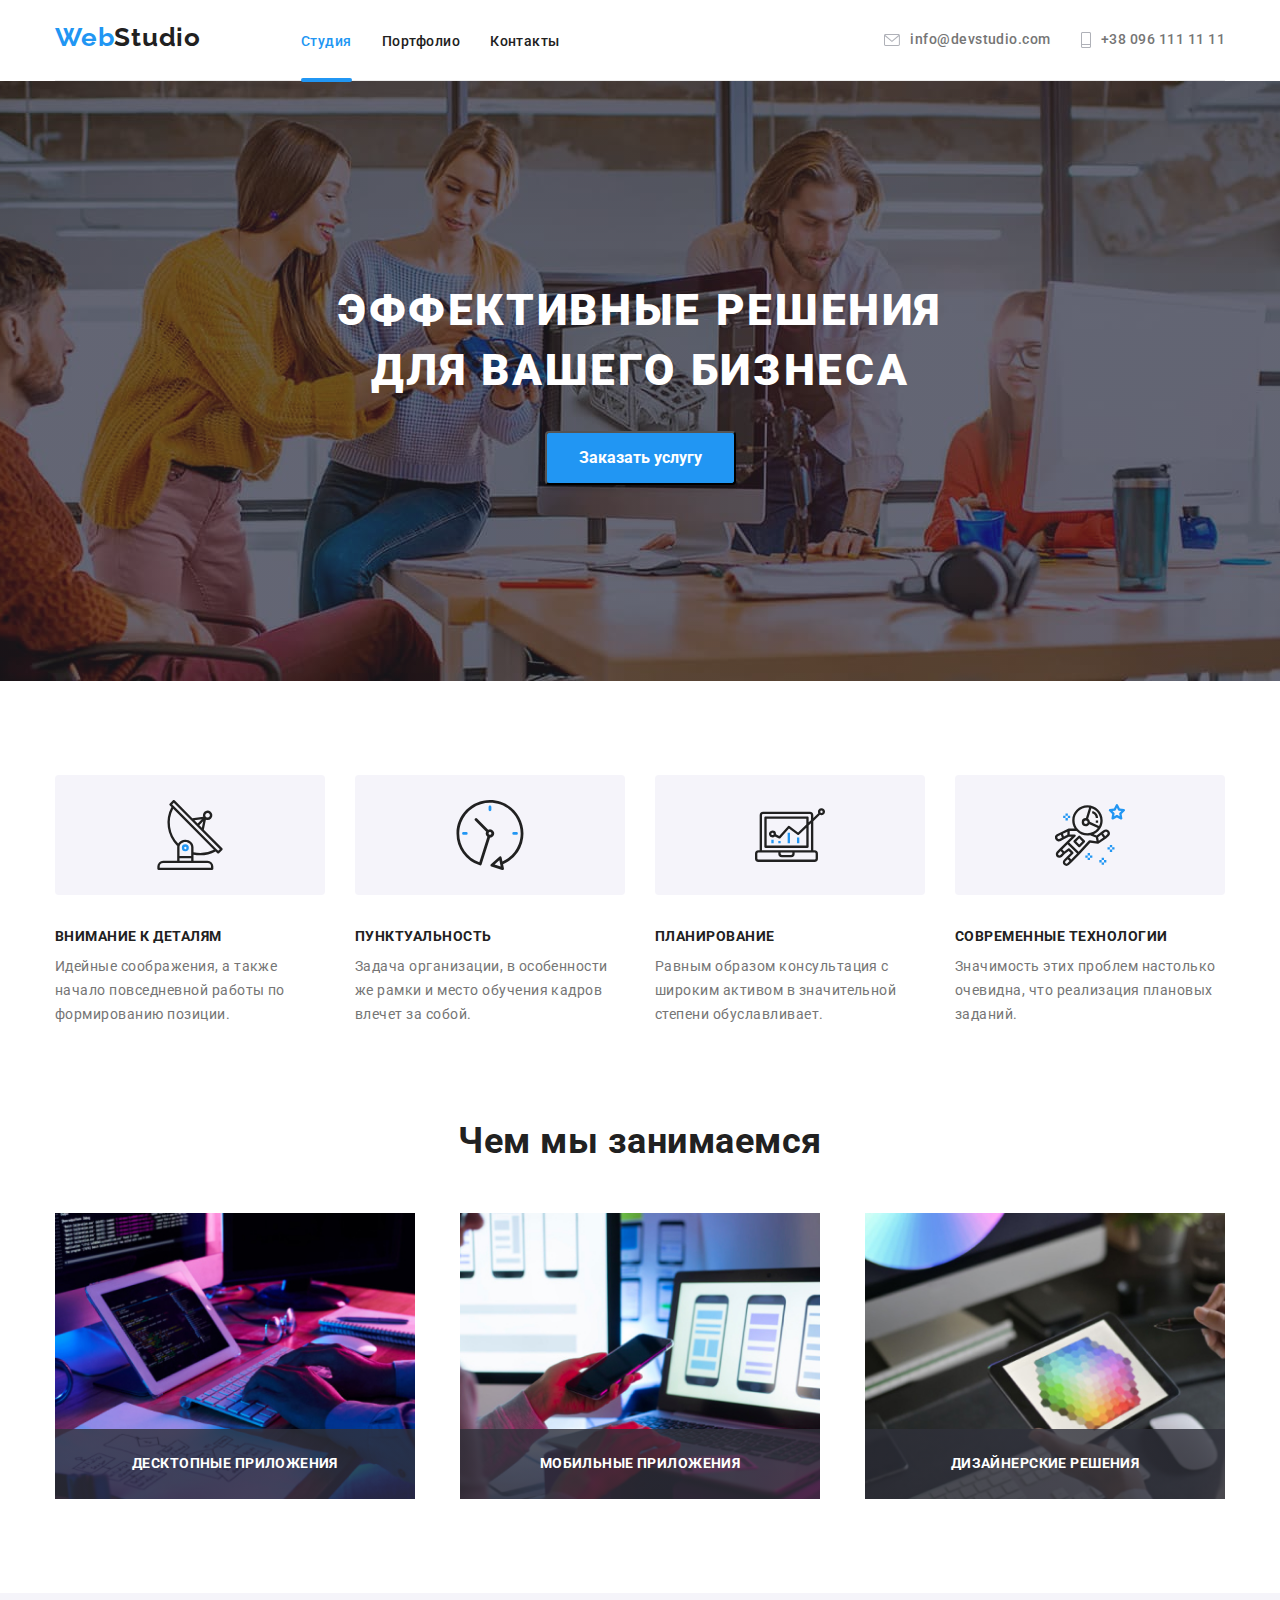
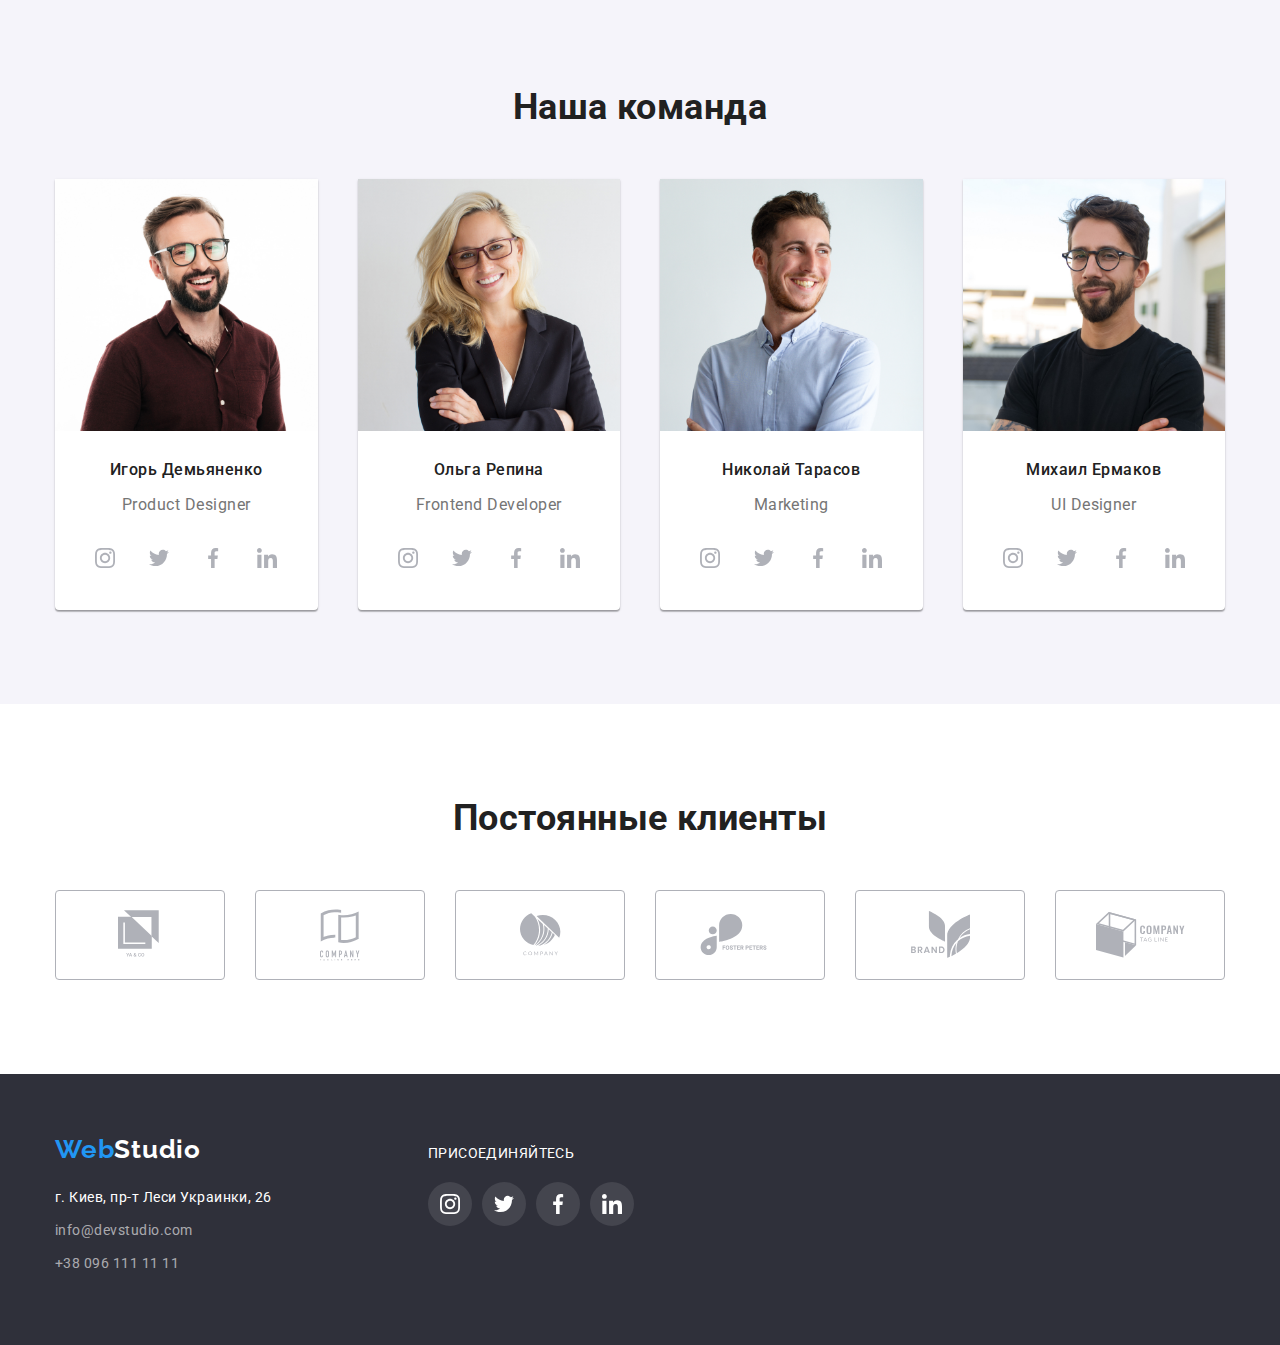
<file: index.html>
<!DOCTYPE html>
<html lang="ru">
  <head>
    <meta charset="UTF-8">
    <meta name="viewport" content="width=device-width, initial-scale=1.0">
    <title>Студия</title>
    <link href="https://fonts.googleapis.com/css2?family=Roboto:wght@400;500;700;900&display=swap" rel="stylesheet">
    <link href="https://fonts.googleapis.com/css2?family=Raleway:wght@700&display=swap" rel="stylesheet">
    <link rel="stylesheet" href="https://cdnjs.cloudflare.com/ajax/libs/modern-normalize/1.0.0/modern-normalize.min.css">
    <link rel="stylesheet" href="./css/styles.css">
  </head>
  <body>

    <!--Шапка сайта-->
    <header class="page-header">
      <div class="container">
        <div class="main-nav">
        <nav>
        <a class="logo" href="#">
          <span class="logo-web">Web</span>Studio
          <!-- <span class="logo-studio">Studio</span> -->
        </a>

        <ul class="site-nav list">
          <li class="nav-item"><a class="menu-link current" href="" id="index.html">Студия</a></li>
          <li class="nav-item"><a class="menu-link" href="./portfolio.html">Портфолио</a></li>
          <li class="nav-item"><a class="menu-link" href="#contacts">Контакты</a></li>
        </ul>
        </nav>

      <ul class="contacts-nav list">
        <li class="nav-item">
          <a class="contacts contacts-mail" href="mailto:info@devstudio.com">
            <svg class="mail" >
              <use href="./image/icon/icon.svg#icon-mail"></use>
            </svg>
          info@devstudio.com</a>
        </li>
        <li class="nav-item">
          <a class="contacts contacts-phone" href="tel:+380961111111">
            <svg class="phone">
              <use href="./image/icon/icon.svg#icon-phone"></use>
          </svg>
          +38 096 111 11 11</a>
        </li>
      </ul>
      </div>
      </div>
    </header>

        <!--Герой-->
    <main>
    <section class="hero">
      <div class="hero-container">
      <h1 class="hero-title">Эффективные решения для вашего бизнеса</h1>
      <button class="button" type="button" data-modal-open>Заказать услугу</button>
      </div>
    </section>

    <!--Преимущества данной студи-->
    <section class="section plus">
      <div class="container">
      <h2 class="section-title visually-hidden">Наши преимущества</h2>
      <ul class="feature-list list">
        <li class="feature-item icon-antenna">
          <h3 class="title">Внимание к деталям</h3>
          <p class="title-list list">
            Идейные соображения, а также начало повседневной работы по
            формированию позиции.
          </p>
        </li>
        <li class="feature-item icon-clock">
          <h3 class="title">Пунктуальность</h3>
          <p class="title-list list">
            Задача организации, в особенности же рамки и место обучения кадров
            влечет за собой.
          </p>
        </li>
        <li class="feature-item icon-diagram">
          <h3 class="title">Планирование</h3>
          <p class="title-list list">
            Равным образом консультация с широким активом в значительной степени
            обуславливает.
          </p>
        </li>
        <li class="feature-item icon-astronaut">
          <h3 class="title">Современные технологии</h3>
          <p class="title-list list">
            Значимость этих проблем настолько очевидна, что реализация плановых
            заданий.
          </p>
        </li>
      </ul>
      </div> 
    </section>

    <!--Фото студии-->
    <section class="section photo">
      <div class="container">
      <h2 class="work section-title">Чем мы занимаемся</h2>
      <ul class="photo-list">
        <li class="photo-item"><img class="photo-img" src="./image/img1.jpg" alt="Создаем сайты" width="370">
        <p class="photo-description">Десктопные приложения</p>
        </li>
        <li class="photo-item"><img src="./image/img2.jpg" alt="Оптимизируем под любые устройства" width="370">
        <p class="photo-description">Мобильные приложения</p>
        </li>
        <li class="photo-item"><img src="./image/img3.jpg" alt="Делаем ярче" width="370">
        <p class="photo-description">Дизайнерские решения</p>
        </li>
      </ul>
      </div>
    </section>

    <!--Команда-->
    <section class="section team">
      <div class="container">
      <h2 class="section-title">Наша команда</h2>
      <div class="team">
      <ul class="team-list">
        <li class="team-item">
          <img src="./image/Igor.jpg" alt="Игорь Демьяненко" width="270">
          <h3 class="team-name">Игорь Демьяненко</h3>
          <p lang="en" class="position">Product Designer</p>
          <ul class="icon-list">
            <li class="icon-item">
              <a class="icon-link" href="#icon-instagram">
                <svg class="social-icon">
                  <use href="./image/icon/icon.svg#icon-instagram"></use>
                </svg>
              </a>
            </li>
            <li class="icon-item">
              <a class="icon-link" href="#icon-twitter">
                <svg class="social-icon">
                  <use href="./image/icon/icon.svg#icon-twitter"></use>
                </svg>
              </a>
            </li>
            <li class="icon-item">
              <a class="icon-link" href="#icon-facebook">
                <svg class="social-icon">
                  <use href="./image/icon/icon.svg#icon-facebook"></use>
                </svg>
              </a>
            </li>
            <li class="icon-item">
              <a class="icon-link" href="#icon-linkedin">
                <svg class="social-icon">
                  <use href="./image/icon/icon.svg#icon-linkedin"></use>
                </svg>
              </a>
            </li>
          </ul>
        </li>
        <li class="team-item">
          <img src="./image/Olga.jpg" alt="Ольга Репина" width="270">
          <h3 class="team-name">Ольга Репина</h3>
          <p lang="en" class="position">Frontend Developer</p>
          <ul class="icon-list">
            <li class="icon-item">
              <a class="icon-link" href="#icon-instagram">
                <svg class="social-icon">
                  <use href="./image/icon/icon.svg#icon-instagram"></use>
                </svg>
              </a>
            </li>
            <li class="icon-item">
              <a class="icon-link" href="#icon-twitter">
                <svg class="social-icon">
                  <use href="./image/icon/icon.svg#icon-twitter"></use>
                </svg>
              </a>
            </li>
            <li class="icon-item">
              <a class="icon-link" href="#icon-facebook">
                <svg class="social-icon">
                  <use href="./image/icon/icon.svg#icon-facebook"></use>
                </svg>
              </a>
            </li>
            <li class="icon-item">
              <a class="icon-link" href="#icon-linkedin">
                          <svg class=" social-icon">
                <use href="./image/icon/icon.svg#icon-linkedin"></use>
                </svg>
              </a>
            </li>
          </ul>
        </li>
        <li class="team-item">
          <img src="./image/Nikolai.jpg" alt="Николай Тарасов" width="270">
          <h3 class="team-name">Николай Тарасов</h3>
          <p lang="en" class="position">Marketing</p>
          <ul class="icon-list">
            <li class="icon-item">
              <a class="icon-link" href="#icon-instagram">
                <svg class="social-icon">
                  <use href="./image/icon/icon.svg#icon-instagram"></use>
                </svg>
              </a>
            </li>
            <li class="icon-item">
              <a class="icon-link" href="#icon-twitter">
                <svg class="social-icon">
                  <use href="./image/icon/icon.svg#icon-twitter"></use>
                </svg>
              </a>
            </li>
            <li class="icon-item">
              <a class="icon-link" href="#icon-facebook">
                <svg class="social-icon">
                  <use href="./image/icon/icon.svg#icon-facebook"></use>
                </svg>
              </a>
            </li>
            <li class="icon-item">
              <a class="icon-link" href="#icon-linkedin">
                          <svg class=" social-icon">
                <use href="./image/icon/icon.svg#icon-linkedin"></use>
                </svg>
              </a>
            </li>
          </ul>
        </li>
        <li class="team-item"> 
          <img src="./image/Mihail.jpg" alt="Михаил Ермаков" width="270">
          <h3 class="team-name">Михаил Ермаков</h3>
          <p lang="en" class="position">UI Designer</p>
          <ul class="icon-list">
            <li class="icon-item">
              <a class="icon-link" href="#icon-instagram">
                <svg class="social-icon">
                  <use href="./image/icon/icon.svg#icon-instagram"></use>
                </svg>
              </a>
            </li>
            <li class="icon-item">
              <a class="icon-link" href="#icon-twitter">
                <svg class="social-icon">
                  <use href="./image/icon/icon.svg#icon-twitter"></use>
                </svg>
              </a>
            </li>
            <li class="icon-item">
              <a class="icon-link" href="#icon-facebook">
                <svg class="social-icon">
                  <use href="./image/icon/icon.svg#icon-facebook"></use>
                </svg>
              </a>
            </li>
            <li class="icon-item">
              <a class="icon-link" href="#icon-linkedin">
                          <svg class=" social-icon">
                <use href="./image/icon/icon.svg#icon-linkedin"></use>
                </svg>
              </a>
            </li>
          </ul>
        </li>
      </ul>
      </div>
      </div>
    </section>
    
    <!--Клиенты  -->

    <section class="section clients">
      <div class="container">
        <h2 class="section-title">Постоянные клиенты</h2>
        <ul class="clients-list">
          <li class="clients-item">
            <a class="clients-link" href="#icon-logo1">
            <svg class="clients-icon" width="45" height="50">
              <use href="./image/icon/icon.svg#icon-logo1"></use>
            </svg>
            </a>
          </li>
          <li class="clients-item">
            <a class="clients-link" href="#icon-logo2">
            <svg class="clients-icon" width="40" height="52">
              <use href="./image/icon/icon.svg#icon-logo2"></use>
            </svg>
            </a>
          </li>
          <li class="clients-item">
            <a class="clients-link" href="#icon-logo3">
            <svg class="clients-icon" width="41" height="43">
              <use href="./image/icon/icon.svg#icon-logo3"></use>
            </svg>
            </a>
          </li>
          <li class="clients-item">
            <a class="clients-link" href="#icon-logo4">
            <svg class="clients-icon" width="80" height="42">
              <use href="./image/icon/icon.svg#icon-logo4"></use>
            </svg>
            </a>
          </li>
          <li class="clients-item">
            <a class="clients-link" href="#icon-logo5">
            <svg class="clients-icon" width="59" height="47">
              <use href="./image/icon/icon.svg#icon-logo5"></use>
            </svg>
            </a>
          </li>
          <li class="clients-item">
            <a class="clients-link" href="#icon-logo6">
            <svg class="clients-icon" width="89" height="46">
              <use href="./image/icon/icon.svg#icon-logo6"></use>
            </svg>
            </a>
          </li>
        </ul>
      </div>
    </section>

    </main>

    <!--Футтер-->
    <footer id="contacts" class="address">
      <div class="container">
        <div class="social-info">
          <div>
        <a class="logo" href="#"><span class="logo-web">Web</span>Studio</a>
        <address class="address-main">г. Киев, пр-т Леси Украинки, 26</address>
            <ul class="address-list">
              <li class="address-item">
                <a class="address-link" href="mailto:info@devstudio.com">info@devstudio.com</a>
              </li>
              <li class="address-item">
                <a class="address-link" href="tel:+380961111111">+38 096 111 11 11</a>
              </li>
            </ul>
          </div>

        <div class="social">
          <h2 class="section-title">ПРИСОЕДИНЯЙТЕСЬ</h2>
          <ul class="icon-list">
            <li class="icon-item">
              <a class="icon-link" href="#icon-instagram">
                <svg class="social-icon">
                  <use href="./image/icon/icon.svg#icon-instagram"></use>
                </svg>
              </a>
            </li>
            <li class="icon-item">
              <a class="icon-link" href="#icon-twitter">
                <svg class="social-icon">
                  <use href="./image/icon/icon.svg#icon-twitter"></use>
                </svg>
              </a>
            </li>
            <li class="icon-item">
              <a class="icon-link" href="#icon-facebook">
                <svg class="social-icon">
                  <use href="./image/icon/icon.svg#icon-facebook"></use>
                </svg>
              </a>
            </li>
            <li class="icon-item">
              <a class="icon-link" href="#icon-linkedin">
                <svg class=" social-icon">
                <use href="./image/icon/icon.svg#icon-linkedin"></use>
                </svg>
              </a>
            </li>
          </ul>
        </div>
        </div>
      </div>
    </footer>

    <div class="backdrop is-hidden" data-modal>
      <div class="modal">
        <button class="modal-button" type="button" data-modal-close></button>
      </div>
    </div>
    <script src="./js/modal.js"></script>
  </body>
</html>
</file>
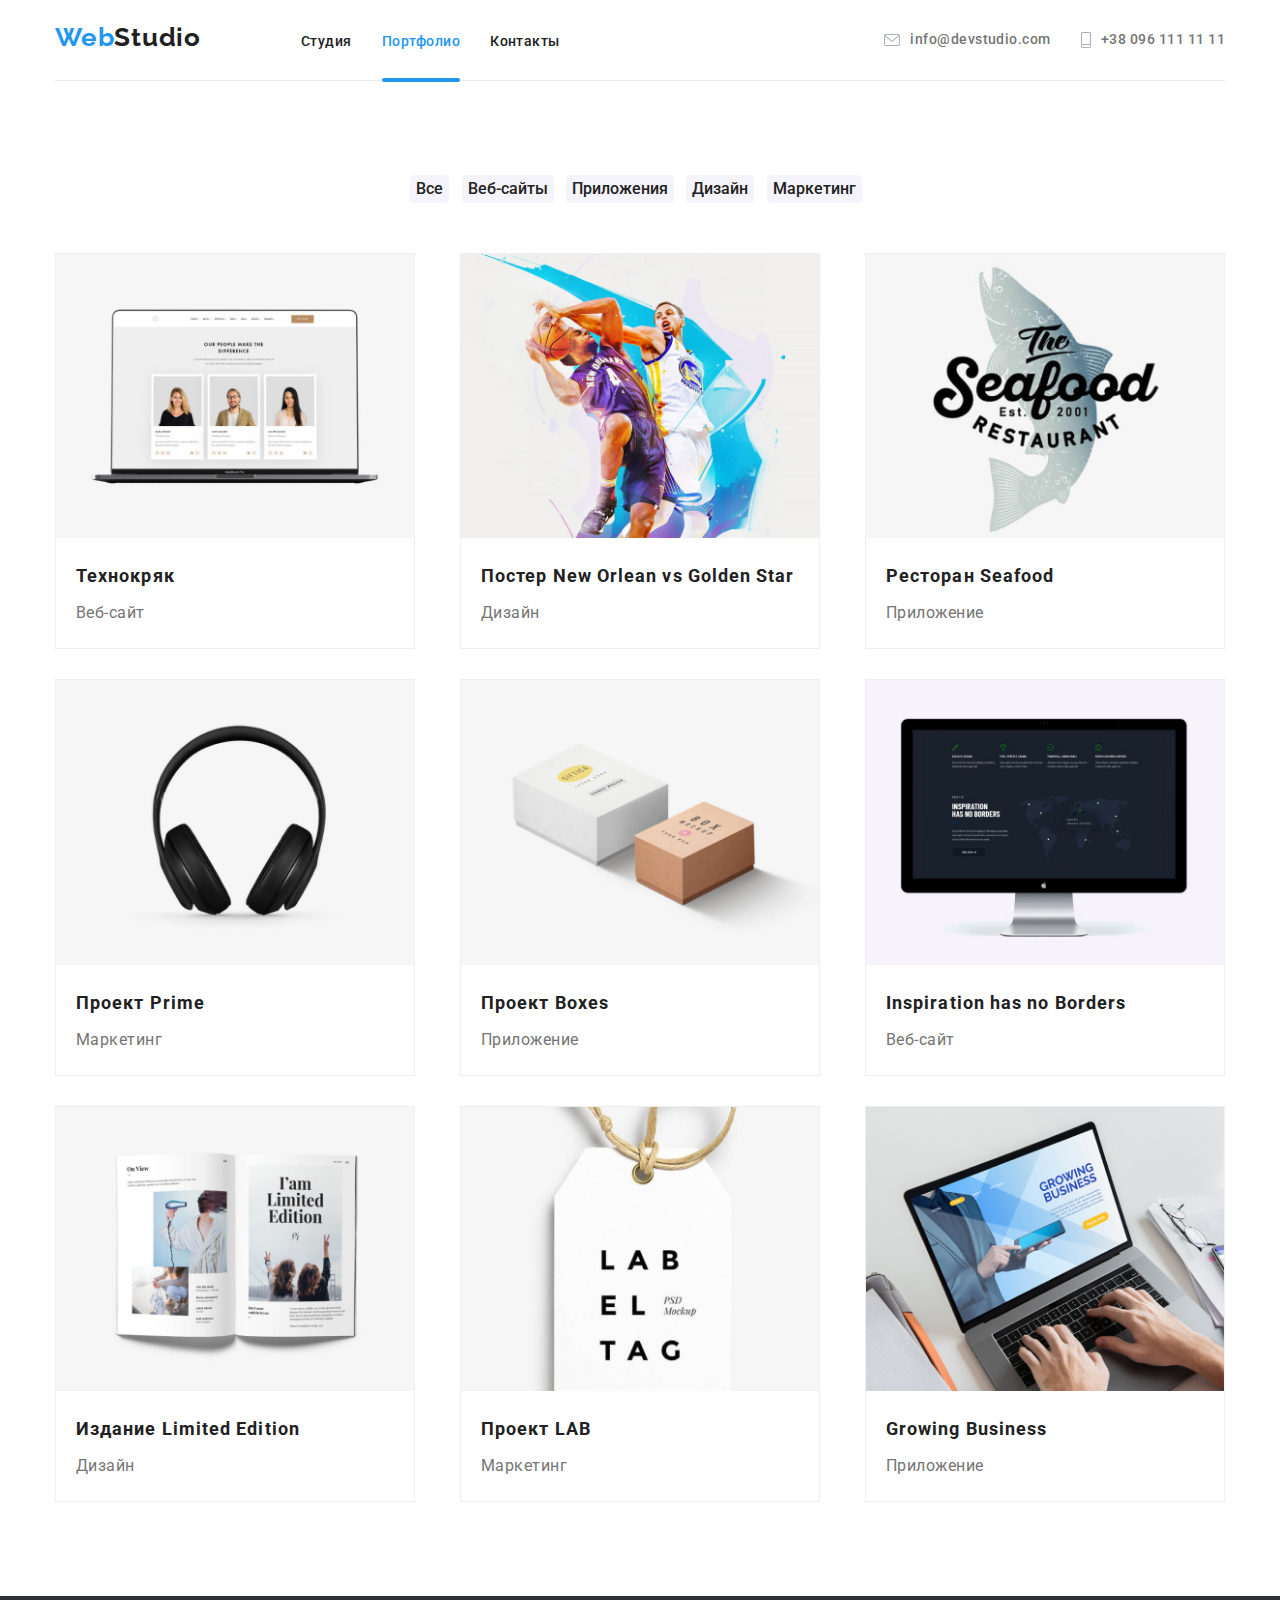
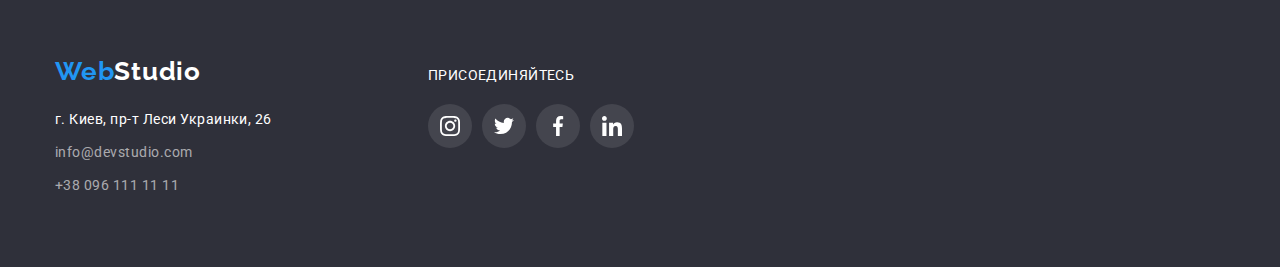
<file: portfolio.html>
<!DOCTYPE html>
<html lang="en">
<head>
    <meta charset="UTF-8">
    <meta name="viewport" content="width=device-width, initial-scale=1.0">
    <title>Портфолио</title>
    <link href="https://fonts.googleapis.com/css2?family=Roboto:wght@400;500;700;900&display=swap" rel="stylesheet">
    <link href="https://fonts.googleapis.com/css2?family=Raleway:wght@700&display=swap" rel="stylesheet">
    <link href="https://fonts.googleapis.com/css2?family=Oleo+Script:wght@400;700&family=Raleway:wght@700&display=swap"
        rel="stylesheet">
    <link rel="stylesheet" href="https://cdnjs.cloudflare.com/ajax/libs/modern-normalize/1.0.0/modern-normalize.min.css">
    <link rel="stylesheet" href="./css/styles.css">
</head>
<body>
        <!--Шапка сайта-->
    <header class="page-header">
        <div class="container">
            <div class="main-nav">
                <nav>
                    <a class="logo" href="index.html">
                        <span class="logo-web">Web</span>Studio
                    </a>
    
        <ul class="site-nav list">
          <li class="nav-item"><a class="menu-link " href="index.html" >Студия</a></li>
          <li class="nav-item"><a class="menu-link current" href="./portfolio.html">Портфолио</a></li>
          <li class="nav-item"><a class="menu-link" href="#contacts">Контакты</a></li>
        </ul>
        </nav>
                <ul class="contacts-nav list">
                    <li class="nav-item">
                        <a class="contacts contacts-mail" href="mailto:info@devstudio.com">
                            <svg class="mail">
                                <use href="./image/icon/icon.svg#icon-mail"></use>
                            </svg>
                            info@devstudio.com</a>
                    </li>
                    <li class="nav-item">
                        <a class="contacts contacts-phone" href="tel:+380961111111">
                            <svg class="phone">
                                <use href="./image/icon/icon.svg#icon-phone"></use>
                            </svg>
                            +38 096 111 11 11</a>
                    </li>
                </ul>
            </div>
        </div>
    </header>

    
      <!--Фильтр по роботах-->
  <main>
    <section class="section filter">
        <div class="container">
        <h1 class="tabs visually-hidden">Фильтр робот</h1>
         <ul class="filter-list">
             <li class="filter-item">
                 <button type="button" class="tabs-link">Все</button>
                 <!-- <a class="tabs-link" href="">Все</a> -->
             </li>
             <li class="filter-item">
                <button type="button" class="tabs-link">Веб-сайты</button>
                 <!-- <a class="tabs-link" href="">Веб-сайты</a> -->
             </li>
             <li class="filter-item">
                 <button type="button" class="tabs-link">Приложения</button>
                 <!-- <a class="tabs-link" href="">Приложения</a> -->
             </li>
             <li class="filter-item">
                 <button type="button" class="tabs-link">Дизайн</button>
                <!-- <a class="tabs-link" href="">Дизайн</a> -->
             </li>
             <li class="filter-item"    >
                 <button type="button" class="tabs-link">Маркетинг</button>
                <!-- <a class="tabs-link" href="">Маркетинг</a> -->
             </li>       
         </ul>
        </div>
    </section>

         <!--Примеры робот-->
     <section class="section examples">
        <div class="container">
        <h2 class="visually-hidden">Примеры робот</h2>
        <ul class="practics-list">
            <li class="practics-item">
                <a class="practics-link" href="">
                    <div class="overlay">
                        <img class="work-img" src="./image/work-pages/tehno.jpg" alt="Сайт технокряк" width="370">
                        <p class="work-description">Технокряк это современная площадка распространения коронавируса. Компании используют эту
                        платформу для цифрового
                        шпионажа и атак на защищённые сервера конкурентов.</p>
                    </div>
                    <h3 class="work-list">Технокряк</h3>
                    <p class="work-info" >Веб-сайт</p>
                </a>
            </li>
            <li class="practics-item">
                <a class="practics-link" href="">
                    <div class="overlay">
                        <img src="./image/work-pages/poster.jpg" alt="Постер матча Ню Орлеан - Голден Стра" width="370">
                        <p class="work-description">Хорошего дня и отличного настроения =)</p>
                    </div>
                    <h3 class="work-list">Постер New Orlean vs Golden Star</h3>
                    <p class="work-info" >Дизайн</p>
                </a>
            </li>
            <li class="practics-item">
                <a class="practics-link" href="">
                    <div class="overlay">
                        <img src="./image/work-pages/restaurant.jpg" alt="Приложение для ресторана" width="370">
                        <p class="work-description">Lorem ipsum dolor sit amet, consectetur adipisicing elit. Accusantium, voluptatibus.</p>
                    </div>
                    <h3 class="work-list">Ресторан Seafood</h3>
                    <p class="work-info" >Приложение</p>
                </a>
            </li>
            <li class="practics-item">
                <a class="practics-link" href="">
                    <div class="overlay">
                        <img src="./image/work-pages/prime.jpg" alt="Маркетинговый проект" width="370">
                        <p class="work-description">Lorem ipsum dolor sit amet, consectetur adipisicing elit. Accusantium, voluptatibus.</p>
                    </div>
                    <h3 class="work-list">Проект Prime</h3>
                    <p class="work-info" >Маркетинг</p>
                </a>
            </li>
            <li class="practics-item">
                <a class="practics-link" href="">
                    <div class="overlay">
                        <img src="./image/work-pages/boxes.jpg" alt="Приложения боксы" width="370">
                        <p class="work-description">Lorem ipsum dolor sit amet, consectetur adipisicing elit. Accusantium, voluptatibus.</p>
                    </div>   
                    <h3 class="work-list">Проект Boxes</h3>
                    <p class="work-info" >Приложение</p>
                </a>
            </li>
            <li class="practics-item">
                <a class="practics-link" href="">
                    <div class="overlay">
                        <img src="./image/work-pages/borders.jpg" alt="Карта границ" width="370">
                        <p class="work-description">Lorem ipsum dolor sit amet, consectetur adipisicing elit. Accusantium, voluptatibus.</p>
                    </div>                   
                    <h3 class="work-list">Inspiration has no Borders</h3>
                    <p class="work-info" >Веб-сайт</p>
                </a>
            </li>
            <li class="practics-item">
                <a class="practics-link" href="">
                    <div class="overlay">
                        <img src="./image/work-pages/book.jpg" alt="Дизайн книги" width="370">
                        <p class="work-description">Lorem ipsum dolor sit amet, consectetur adipisicing elit. Accusantium, voluptatibus.</p>
                    </div>                    
                    <h3 class="work-list">Издание Limited Edition</h3>
                    <p class="work-info" >Дизайн</p>
                </a>
            </li>
            <li class="practics-item">
                <a class="practics-link" href="">
                    <div class="overlay">
                        <img src="./image/work-pages/lab.jpg" alt="Маркетинговый проект" width="370">
                        <p class="work-description">Lorem ipsum dolor sit amet, consectetur adipisicing elit. Accusantium, voluptatibus.</p>
                    </div>                   
                    <h3 class="work-list">Проект LAB</h3>
                    <p class="work-info">Маркетинг</p>
                </a>
            </li>
            <li class="practics-item">
                <a class="practics-link" href="">
                    <div class="overlay">
                        <img src="./image/work-pages/growing.jpg" alt="Приложение для бизнеса" width="370">
                        <p class="work-description">Lorem ipsum dolor sit amet, consectetur adipisicing elit. Accusantium, voluptatibus.</p>
                    </div>                    
                    <h3 class="work-list">Growing Business</h3>
                    <p class="work-info" >Приложение</p>
                </a>
            </li>
        </ul>
        </div>
    </section>
    </main>

    <!--Футтер-->
    <footer id="contacts" class="address">
        <div class="container">
            <div class="social-info">
            <div>
            <a class="logo" href="index.html"><span class="logo-web">Web</span>Studio</a>
            <address class="address-main">г. Киев, пр-т Леси Украинки, 26</address>
            <ul class="address-list">
                <li class="address-item">
                    <a class="address-link" href="mailto:info@devstudio.com">info@devstudio.com</a>
                </li>
                <li class="address-item">
                    <a class="address-link" href="tel:+380961111111">+38 096 111 11 11</a>
                </li>
            </ul>
            </div>
        
            <div class="social">
                <h2 class="section-title">ПРИСОЕДИНЯЙТЕСЬ</h2>
                <ul class="icon-list">
                    <li class="icon-item">
                        <a class="icon-link" href="#icon-instagram">
                            <svg class="social-icon">
                                <use href="./image/icon/icon.svg#icon-instagram"></use>
                            </svg>
                        </a>
                    </li>
                    <li class="icon-item">
                        <a class="icon-link" href="#icon-twitter">
                            <svg class="social-icon">
                                <use href="./image/icon/icon.svg#icon-twitter"></use>
                            </svg>
                        </a>
                    </li>
                    <li class="icon-item">
                        <a class="icon-link" href="#icon-facebook">
                            <svg class="social-icon">
                                <use href="./image/icon/icon.svg#icon-facebook"></use>
                            </svg>
                        </a>
                    </li>
                    <li class="icon-item">
                        <a class="icon-link" href="#icon-linkedin">
                            <svg class=" social-icon">
                                <use href="./image/icon/icon.svg#icon-linkedin"></use>
                            </svg>
                        </a>
                    </li>
                </ul>
            </div>
        </div>
        </div>
    </footer>
</body>
</html>
</file>
<file: css/styles.css>
html {
  box-sizing: border-box;
}
*,
*::before,
*::after {
  box-sizing: inherit;
}

:root {
  --primayry-text-color: #212121;
  --title-text-color: #757575;
  --accent-color: #2196f3;
  --primayry-white-color: #ffffff;
  --secondary-bg-color: #f5f4fa;
  --icon-color: #afb1b8;
}

body {
  background-color: var(--primayry-white-color);
  color: var(--primayry-text-color);
  font-family: Roboto, sans-serif;
  letter-spacing: 0.03em;
}

ul {
  list-style: none;
  margin: 0;
  padding: 0;
}
a {
  text-decoration: none;
}
button {
  font-family: inherit;
}
address {
  font-style: normal;
}
img {
  display: block;
  max-width: 100%;
  height: auto;
}

/* styl nav */
.container {
  width: 1200px;
  margin-left: auto;
  margin-right: auto;
  padding-left: 15px;
  padding-right: 15px;
}
.list {
  padding: 0;
  margin: 0;
}

.main-nav {
  display: flex;
  justify-content: center;
  align-items: baseline;
  border-bottom: 1px solid #ececec;
}
.logo {
  color: var(--primayry-text-color);
  font-family: Raleway, sans-serif;
  font-weight: bold;
  font-size: 26px;
  line-height: 1.17;
  letter-spacing: 0.03em;
}
.logo-web {
  color: var(--accent-color);
  font-family: Raleway, sans-serif;
  font-weight: bold;
  font-size: 26px;
  line-height: 1.19;
  letter-spacing: 0.03em;
}

.site-nav {
  display: inline-flex;
  margin-left: 93px;
}
.nav-item:not(:last-child) {
  margin-right: 30px;
}

.nav-item {
  display: block;
  font-weight: 500;
  font-size: 14px;
  line-height: 1.14;
}

.menu-link {
  color: var(--primayry-text-color);
  position: relative;
  padding-top: 32px;
  padding-bottom: 32px;
  transition: color 250ms cubic-bezier(0.4, 0, 0.2, 1);
}
.menu-link:hover,
.menu-link:focus {
  color: var(--accent-color);
}
.menu-link.current {
  color: var(--accent-color);
}
.menu-link:hover::after,
.menu-link:focus::after,
.current::after {
  position: absolute;
  content: "";
  display: block;
  width: 100%;
  height: 4px;
  background-color: var(--accent-color);
  margin-top: 28px;
  border-radius: 2px;
}

.contacts-nav {
  display: flex;
  align-items: center;
  margin-left: auto;
}
.contacts-nav .item + .item {
  margin-left: 50px;
}

.contacts {
  color: var(--title-text-color);
  font-family: Roboto;
  font-weight: 500;
  font-size: 14px;
  line-height: 1.14;
  padding-top: 32px;
  padding-bottom: 32px;
  justify-content: center;
  align-items: center;
  transition: color 250ms cubic-bezier(0.4, 0, 0.2, 1);
}
.contacts:hover,
.contacts:focus {
  color: var(--accent-color);
}
.contacts-mail {
  display: flex;
  justify-content: center;
  align-items: center;
}
.mail {
  width: 16px;
  height: 12px;
  fill: var(--icon-color);
  margin-right: 10px;
  transition: fill 250ms cubic-bezier(0.4, 0, 0.2, 1);
}
.contacts-mail:hover .mail,
.contacts-mail:focus .mail {
  fill: var(--accent-color);
}
.contacts-phone {
  display: flex;
  justify-content: center;
  align-items: center;
}
.phone {
  width: 10px;
  height: 16px;
  fill: var(--icon-color);
  margin-right: 10px;
  transition: fill 250ms cubic-bezier(0.4, 0, 0.2, 1);
}
.contacts-phone:hover .phone,
.contacts-phone:focus .phone {
  fill: var(--accent-color);
}

/* hero */
.hero {
  background-color: #2f303a;
  background-image: linear-gradient(
      rgba(47, 48, 58, 0.4) 0%,
      rgba(47, 48, 58, 0.4) 100%
    ),
    url(../image/hero.jpg);
  background-repeat: no-repeat;
  background-position: center;
  background-size: cover;
  height: 600px;
}

.hero-container {
  max-width: 700px;
  margin-right: auto;
  margin-left: auto;
  text-align: center;
  align-items: center;
}

.hero-title {
  margin-top: 0;
  margin-bottom: 30px;
  padding-top: 200px;

  color: var(--primayry-white-color);
  font-weight: 900;
  font-size: 44px;
  line-height: 1.36;
  text-align: center;
  letter-spacing: 0.06em;
  text-transform: uppercase;
}

.button {
  padding: 10px 32px;
  border-radius: 4px;
  box-shadow: 0px 4px 4px rgba(0, 0, 0, 0.15);
  color: var(--primayry-white-color);
  background-color: var(--accent-color);
  font-family: Roboto;
  font-weight: 700;
  font-size: 16px;
  line-height: 1.87;
  align-items: center;
  text-align: center;
  cursor: pointer;
  transition: background-color 250ms cubic-bezier(0.4, 0, 0.2, 1);
}
.button:hover,
.button:focus {
  color: var(--accent-color);
  background-color: var(--primayry-white-color);
}

.section {
  padding-top: 94px;
  padding-bottom: 94px;
}
.section.plus {
  padding-bottom: 0;
}
.section-title {
  margin-top: 0;
  margin-bottom: 50px;
  color: var(--primayry-text-color);
  font-weight: 700;
  font-size: 36px;
  line-height: 1.16;
  text-align: center;
}

/* advantages */

.visually-hidden {
  position: absolute !important;
  clip: rect(1px 1px 1px 1px);
  clip: rect(1px, 1px, 1px, 1px);
  padding: 0 !important;
  border: 0 !important;
  height: 1px !important;
  width: 1px !important;
  overflow: hidden;
}

.title {
  margin-top: 0;
  margin-bottom: 10px;
  color: var(--primayry-text-color);
  font-weight: 700;
  font-size: 14px;
  line-height: 1.14;
  text-transform: uppercase;
}

.feature-list {
  display: flex;
}
.feature-item {
  width: 270px;
}
.feature-item:not(:last-child) {
  margin-right: 30px;
}

.title-list {
  color: var(--title-text-color);
  font-size: 14px;
  line-height: 1.71;
}

.feature-item::before {
  display: inline-block;
  content: "";
  width: 270px;
  height: 120px;
  background-repeat: no-repeat;
  background-position: center;
  background-color: var(--secondary-bg-color);
  border-radius: 4px;
  margin-bottom: 30px;
}
.icon-antenna::before {
  background-image: url(../image/icon/antenna.svg);
}
.icon-clock::before {
  background-image: url(../image/icon/clock.svg);
}
.icon-diagram::before {
  background-image: url(../image/icon/diagram.svg);
}
.icon-astronaut::before {
  background-image: url(../image/icon/astronaut.svg);
}

/* work */
.work {
  margin-bottom: 50px;
  color: var(--primayry-text-color);
}
.photo-list {
  display: flex;
  flex-wrap: wrap;
  justify-content: space-between;
}

.photo-item {
  margin-left: 30px;
  flex-basis: calc(100% / 3 - 30px);
}
.photo-item:first-child {
  margin-left: 0;
}
.photo-item {
  position: relative;
}
.photo-description {
  position: absolute;
  margin: 0;
  width: 100%;
  padding-top: 27px;
  padding-bottom: 27px;
  bottom: 0;
  text-align: center;
  text-transform: uppercase;
  color: var(--primayry-white-color);
  background-image: linear-gradient(
    rgba(47, 48, 58, 0.8) 0%,
    rgba(47, 48, 58, 0.8) 100%
  );
  font-family: Roboto, sans-serif;
  font-weight: 700;
  font-size: 14px;
  line-height: 1.14;
  letter-spacing: 0.03em;
}

/* team */

.section.team {
  background-color: var(--secondary-bg-color);
}

.team-list {
  display: flex;
  flex-wrap: wrap;
  justify-content: space-between;
}

.team-item {
  margin-left: 30px;
  flex-basis: calc(100% / 4 - 30px);
  background-color: #ffffff;
  box-shadow: 0px 1px 3px rgba(0, 0, 0, 0.12), 0px 1px 1px rgba(0, 0, 0, 0.14),
    0px 2px 1px rgba(0, 0, 0, 0.2);
  border-radius: 0px 0px 4px 4px;
}
.team-item:first-child {
  margin-left: 0;
}
.team-name {
  text-align: center;
  margin-top: 30px;
  margin-bottom: 10px;
  color: var(--primayry-text-color);
  font-weight: 500;
  font-size: 16px;
  line-height: 1.18;
}
.position {
  text-align: center;
  margin-top: 0;
  margin-bottom: 0;
  padding-bottom: 16px;
  color: var(--title-text-color);
  font-size: 16px;
  line-height: 1.87;
}

.icon-list {
  display: flex;
  justify-content: center;
  align-items: center;
  padding-bottom: 30px;
}

.icon-link {
  display: flex;
  justify-content: center;
  align-items: center;
  width: 44px;
  height: 44px;
  background-color: var(--primayry-white-color);
  border-radius: 50%;
  transition: background-color 250ms cubic-bezier(0.4, 0, 0.2, 1);
}
.social-icon {
  display: flex;
  justify-content: center;
  align-items: center;
  width: 20px;
  height: 20px;
  fill: var(--icon-color);
}
.icon-item:not(:last-child) {
  margin-right: 10px;
}
.icon-link:hover .social-icon,
.icon-link:focus .social-icon {
  fill: var(--primayry-white-color);
}
.icon-link:hover,
.icon-link:focus {
  background-color: var(--accent-color);
}

/* clients */
.clients-list {
  display: flex;
}

.clients-link {
  display: flex;
  width: 170px;
  height: 90px;
  justify-content: center;
  align-items: center;
  border: 1px solid #afb1b8;
  border-radius: 4px;
  transition: fill 250ms cubic-bezier(0.4, 0, 0.2, 1),
    border-color 250ms cubic-bezier(0.4, 0, 0.2, 1);
}
.clients-icon {
  fill: var(--icon-color);
}

.clients-item:not(:last-child) {
  margin-right: 30px;
}
.clients-link:hover .clients-icon,
.clients-link:focus .clients-icon {
  fill: var(--accent-color);
}
.clients-link:hover,
.clients-link:focus {
  border-color: var(--accent-color);
}

/* footer */

.address {
  padding-top: 60px;
  padding-bottom: 60px;
  background-color: #2f303a;
  font-size: 14px;
  line-height: 1.71;
}
.address .logo {
  color: var(--primayry-white-color);
}

.address-main {
  margin-top: 20px;
  margin-bottom: 9px;
  color: var(--primayry-white-color);
}
.address-link {
  display: block;
  transition: color 250ms cubic-bezier(0.4, 0, 0.2, 1);
  color: rgba(255, 255, 255, 0.6);
}
.address-link:hover,
.address-link:focus {
  color: var(--accent-color);
}
.address-item {
  display: block;
  margin-bottom: 9px;
}
.address-link:not(:last-child) {
  margin-bottom: 0;
}

.social .section-title {
  margin-bottom: 20px;
  font-weight: 400;
  font-size: 14px;
  line-height: 1.14;
  letter-spacing: 0.03em;
  text-align: start;
  color: var(--primayry-white-color);
}
.social-info {
  display: flex;
  align-items: baseline;
}
.social {
  margin-left: 156px;
}
.social .icon-link {
  background-color: rgba(255, 255, 255, 0.1);
}
.social .social-icon {
  fill: var(--primayry-white-color);
}

.icon-link:hover,
.icon-link:focus {
  background-color: var(--accent-color);
}
/* Portfolio.html */
/* Tabs list */
.filter {
  padding-bottom: 50px;
}
.examples {
  padding-top: 0;
}
.filter-list {
  text-align: center;
}
.filter-item {
  display: inline-flex;
  margin-right: 8px;
}

.tabs-link {
  color: var(--primayry-text-color);
  background-color: #f5f4fa;
  border-radius: 4px;
  border: none;
  font-weight: 500;
  font-size: 16px;
  line-height: 1.62;
  text-align: center;
  cursor: pointer;
  transition: color 250ms cubic-bezier(0.4, 0, 0.2, 1),
    background-color 250ms cubic-bezier(0.4, 0, 0.2, 1);
}
.tabs-link:hover,
.tabs-link:focus {
  color: var(--primayry-white-color);
  background-color: var(--accent-color);
}

/* work list */
.practics-list {
  display: flex;
  flex-wrap: wrap;
  justify-content: space-between;
}
.practics-item {
  width: 370px;
  margin-left: 30px;
  margin-bottom: 30px;
  flex-basis: calc(100% / 3 - 30px);

  background: #ffffff;
  border: 1px solid #eeeeee;
}
.practics-item:nth-last-child(-n + 3) {
  margin-bottom: 0;
}
.practics-item:nth-child(3n + 1) {
  margin-left: 0;
}
.practics-link {
  display: block;
  transition: box-shadow 250ms cubic-bezier(0.4, 0, 0.2, 1);
}
.practics-link:hover,
.practics-link:focus {
  box-shadow: 0px 1px 1px rgba(0, 0, 0, 0.12), 0px 4px 4px rgba(0, 0, 0, 0.06),
    1px 4px 6px rgba(0, 0, 0, 0.16);
}

.work-list {
  margin-top: 20px;
  margin-bottom: 4px;
  padding-left: 20px;
  color: var(--primayry-text-color);
  font-weight: 700;
  font-size: 18px;
  line-height: 2;
  letter-spacing: 0.06em;
}
.work-info {
  margin: 0;
  padding-bottom: 20px;
  padding-left: 20px;
  color: var(--title-text-color);
  font-size: 16px;
  line-height: 1.87;
}
.overlay {
  position: relative;
  overflow: hidden;
}
.work-description {
  display: flex;
  position: absolute;
  margin: 0;
  width: 100%;
  max-width: 370px;
  height: 294px;
  padding: 63px 24px;
  top: 0;
  left: 0;

  justify-content: center;
  align-items: center;
  color: var(--primayry-white-color);
  background-image: linear-gradient(
    rgba(33, 150, 243, 0.9) 0%,
    rgba(33, 150, 243, 0.9) 100%
  );
  font-family: Roboto, sans-serif;
  font-weight: 400;
  font-size: 18px;
  line-height: 1.56;
  letter-spacing: 0.03em;

  transform: translateY(100%);
  transition: transform 250ms cubic-bezier(0.4, 0, 0.2, 1);
}
.practics-link:hover .work-description,
.practics-link:focus .work-description {
  transform: translateY(0);
}

/* Беграунд */
.backdrop {
  position: fixed;
  top: 0;
  left: 0;
  right: 0;
  bottom: 0;
  background-color: rgba(0, 0, 0, 0.2);
  opacity: 1;
  transition: all 1000ms ease-in;
}
.backdrop.is-hidden {
  opacity: 0;
  pointer-events: none;
  visibility: hidden;
}
.is-hidden .modal {
  transform: translate(-50%, 0%) scale(0.5);
}
.modal {
  position: absolute;
  top: 50%;
  left: 50%;
  transform: translate(-50%, -50%) scale(1);
  width: 528px;
  height: 581px;
  background-color: var(--primayry-white-color);
  box-shadow: 0px 1px 3px rgba(0, 0, 0, 0.12), 0px 1px 1px rgba(0, 0, 0, 0.14),
    0px 2px 1px rgba(0, 0, 0, 0.2);
  border-radius: 4px;
  padding: 8px;
  transition: transform 1s;
}
.modal-button {
  display: block;
  width: 30px;
  height: 30px;
  text-align: center;
  align-items: center;
  padding: 0;
  margin-left: auto;
  background: var(--primayry-white-color);
  background-image: url(../image/icon/close.svg);
  background-repeat: no-repeat;
  background-position: center;
  border: 1px solid rgba(0, 0, 0, 0.1);
  border-radius: 50%;
  cursor: pointer;
}
</file>
